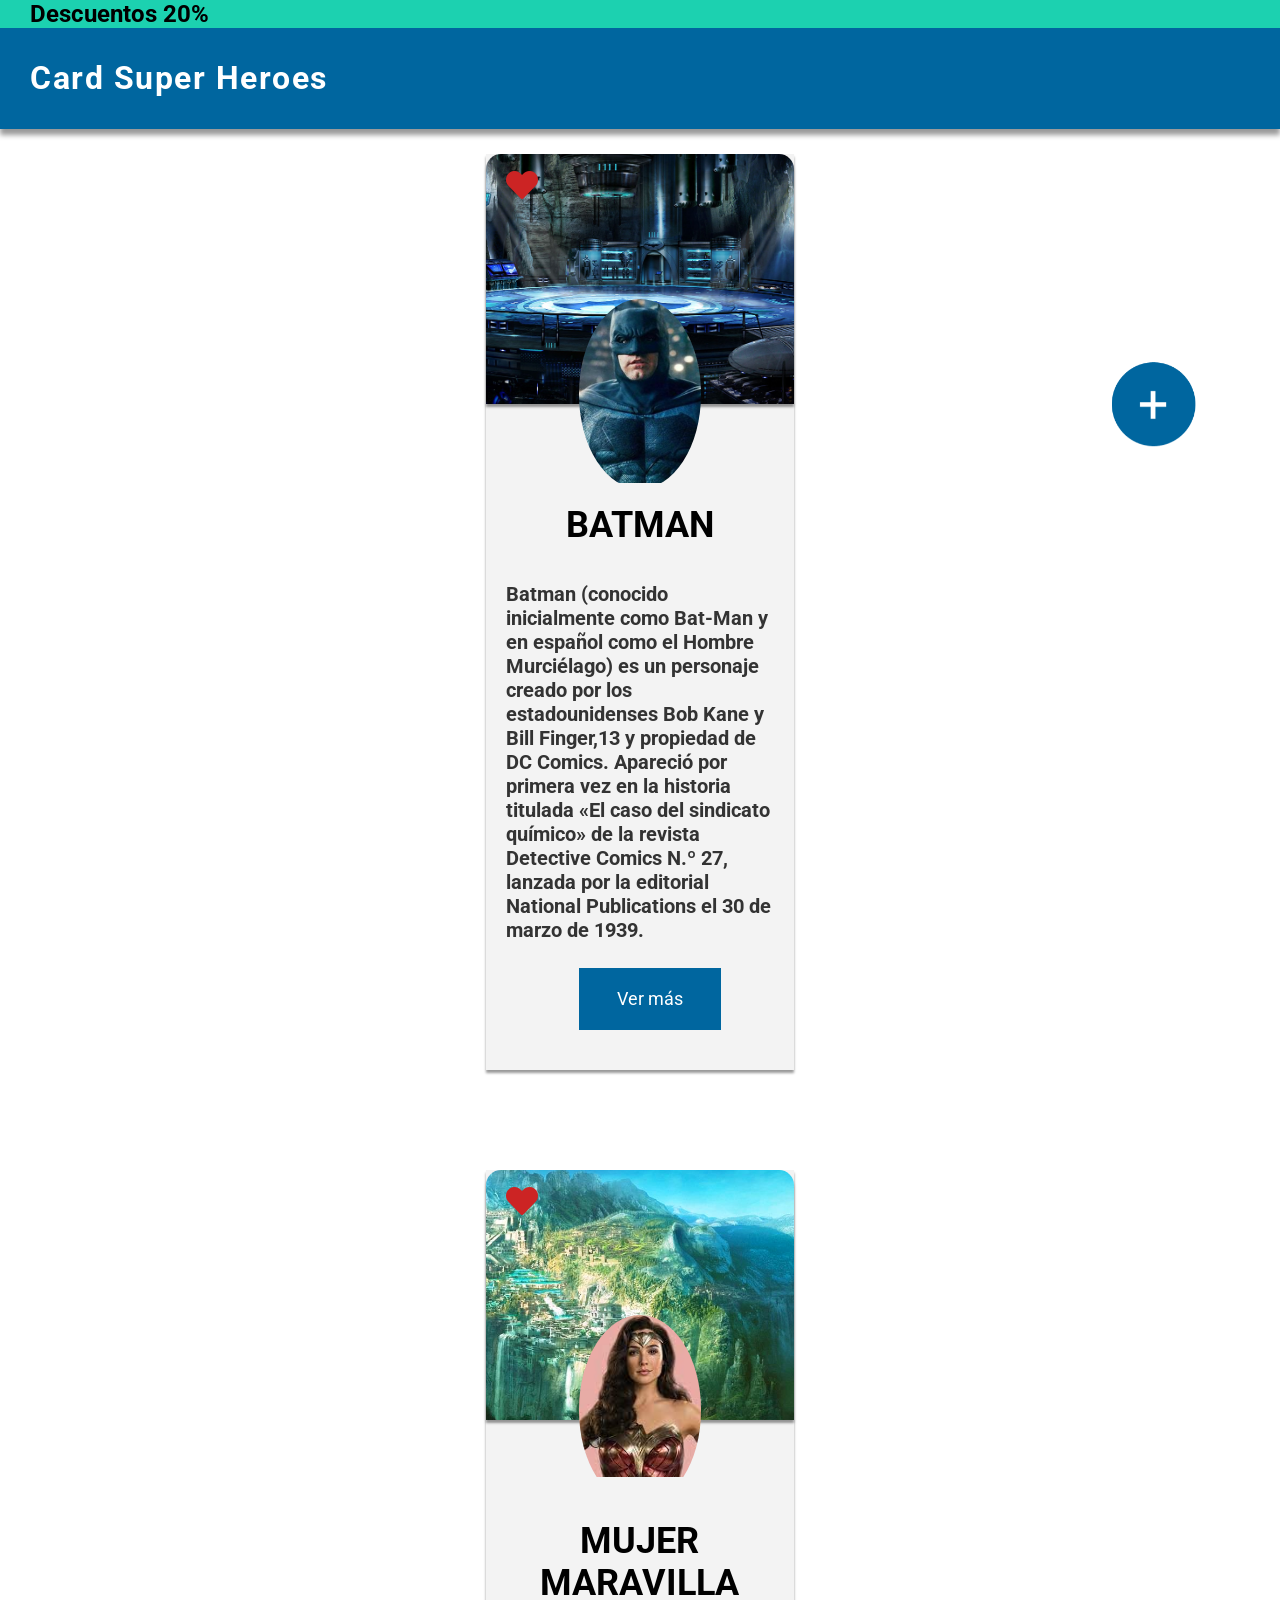
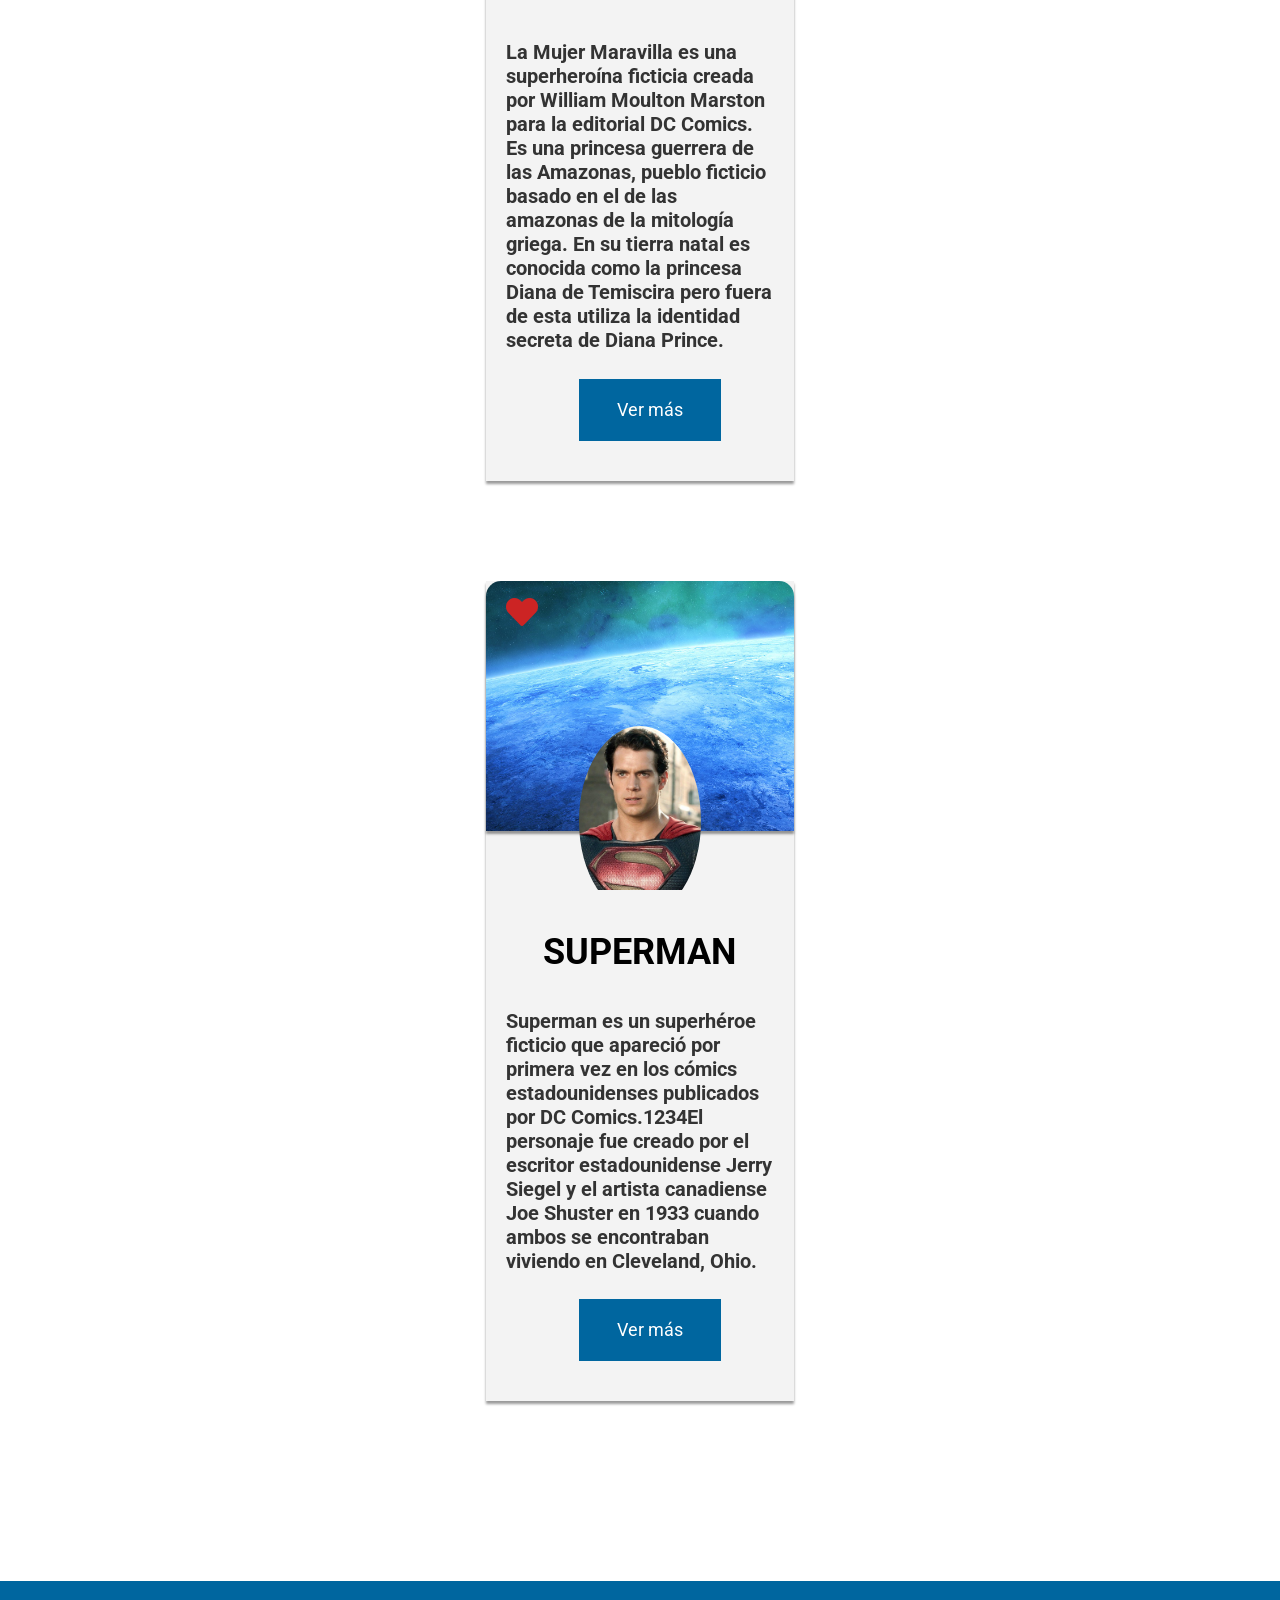
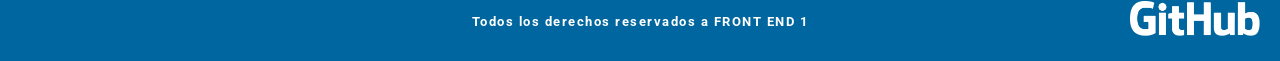
<file: index.html>
<!DOCTYPE html>
<html lang="en">
<head>
    <meta charset="UTF-8">
    <link rel="stylesheet" href="https://use.fontawesome.com/releases/v5.15.3/css/all.css" integrity="sha384-SZXxX4whJ79/gErwcOYf+zWLeJdY/qpuqC4cAa9rOGUstPomtqpuNWT9wdPEn2fk" crossorigin="anonymous">
    <link href = "style.css" rel = "stylesheet">
    <title>SuperHeroes</title>
</head>
<body>
        <div class = "descuento">
            <h2>Descuentos 20%</h2> 
        </div>
        <div class = "titulo">
            <h1>Card Super Heroes</h1> 
        </div>

        <div class = "card">
            <div class = "portada portada-batman"> 
                <i class="fas fa-heart corazon"></i>
            </div>
            <div class = "perfil perfil-batman"></div>
            <h3>BATMAN</h3>
            <h4>Batman (conocido inicialmente como Bat-Man y en español como el Hombre Murciélago) es un personaje creado por los estadounidenses Bob Kane y Bill Finger,13​ y propiedad de DC Comics. Apareció por primera vez en la historia titulada «El caso del sindicato químico» de la revista Detective Comics N.º 27, lanzada por la editorial National Publications el 30 de marzo de 1939.
            </h4>
            <div class=boton> Ver más </div>
        </div>

        <div class = "card margin-card">
            <div class = "portada portada-wonder"> 
                <i class="fas fa-heart corazon"></i>
            </div>
            <div class = "perfil perfil-wonder"></div>
            <h3>MUJER MARAVILLA</h3>
            <h4>La Mujer Maravilla es una superheroína ficticia creada por William Moulton Marston para la editorial DC Comics. Es una princesa guerrera de las Amazonas, pueblo ficticio basado en el de las amazonas de la mitología griega. En su tierra natal es conocida como la princesa Diana de Temiscira pero fuera de esta utiliza la identidad secreta de Diana Prince.
            </h4>
            <div class=boton> Ver más </div>
        </div>

        <div class = "card margin-card">
            <div class = "portada portada-man"> 
                <i class="fas fa-heart corazon"></i>
            </div>
            <div class = "perfil perfil-man"></div>
            <h3>SUPERMAN</h3>
            <h4>Superman es un superhéroe ficticio que apareció por primera vez en los cómics estadounidenses publicados por DC Comics.1​2​3​4​El personaje fue creado por el escritor estadounidense Jerry Siegel y el artista canadiense Joe Shuster en 1933 cuando ambos se encontraban viviendo en Cleveland, Ohio.
            </h4>
            <div class=boton> Ver más </div>
        </div>
        <div class = "footer">
            <h5> Todos los derechos reservados a FRONT END 1</h5>
            <div class="logo-git">
                <img  class = "git" src="img/git.png" alt="git">
            </div> 
        </div>
        <img class="mas" src="img/boton+.PNG" alt="mas">
    </body>
</html>
</file>
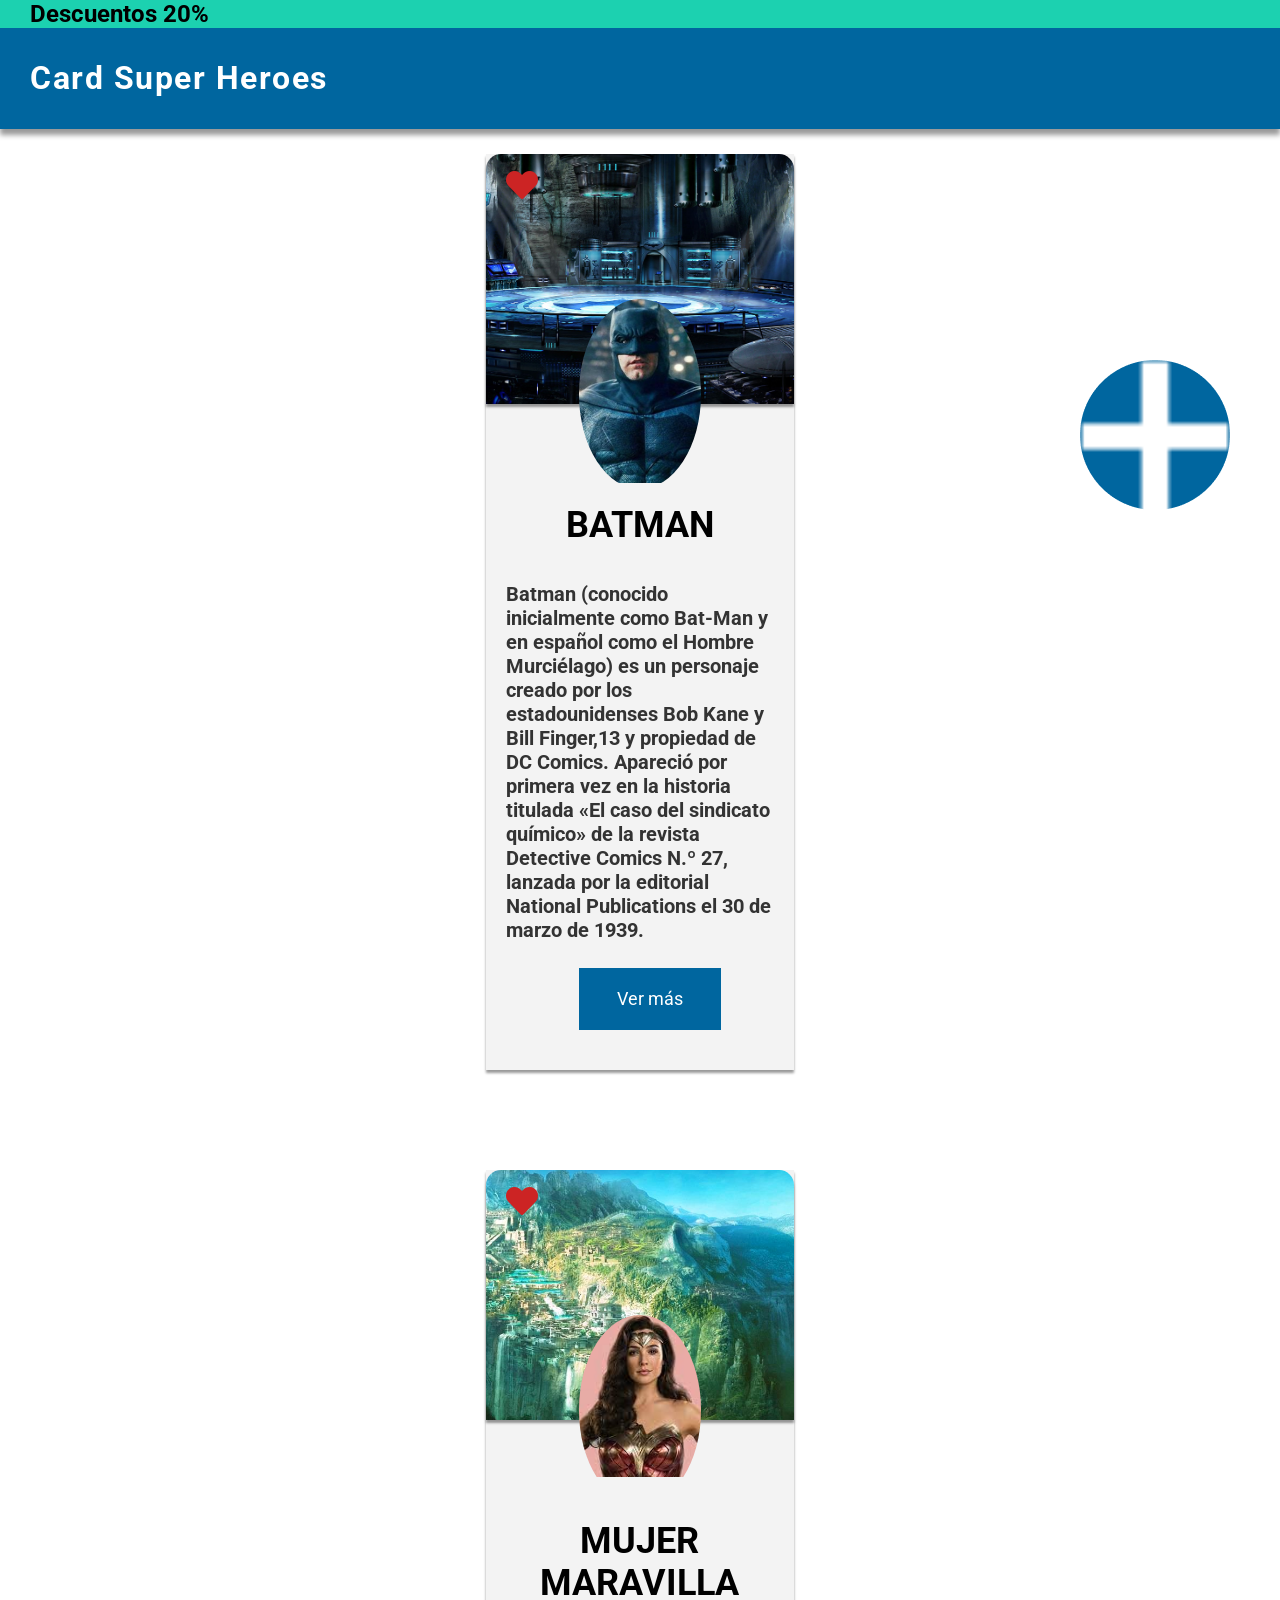
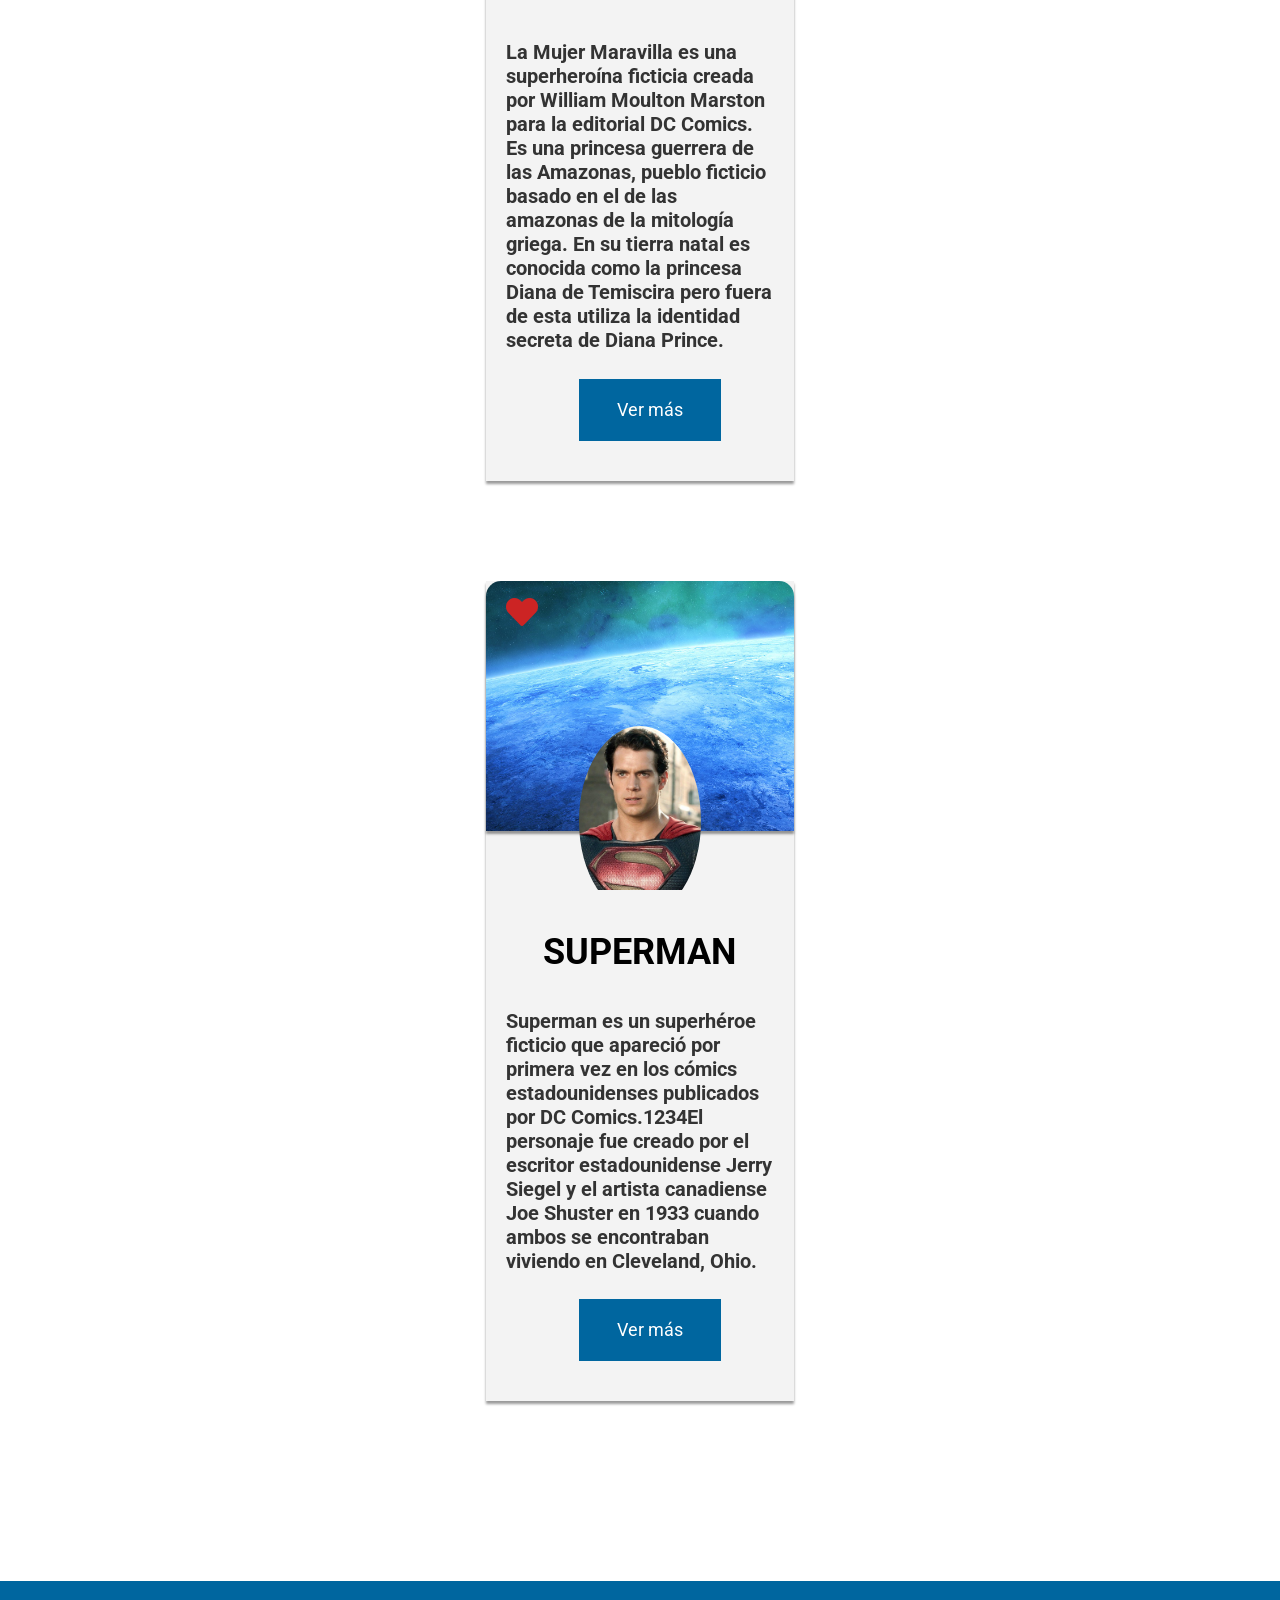
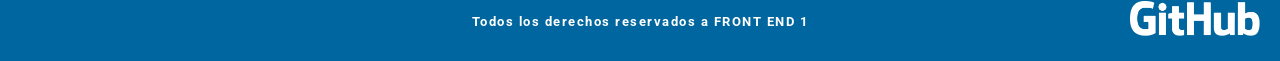
<file: superheroes.html>
<!DOCTYPE html>
<html lang="en">
<head>
    <meta charset="UTF-8">
    <link rel="stylesheet" href="https://use.fontawesome.com/releases/v5.15.3/css/all.css" integrity="sha384-SZXxX4whJ79/gErwcOYf+zWLeJdY/qpuqC4cAa9rOGUstPomtqpuNWT9wdPEn2fk" crossorigin="anonymous">
    <link href = "style.css" rel = "stylesheet">
    <title>SuperHeroes</title>
</head>
<body>
        <div class = "descuento">
            <h2>Descuentos 20%</h2> 
        </div>
        <div class = "titulo">
            <h1>Card Super Heroes</h1> 
        </div>

        <div class = "card">
            <div class = "portada portada-batman"> 
                <i class="fas fa-heart corazon"></i>
            </div>
            <div class = "perfil perfil-batman"></div>
            <h3>BATMAN</h3>
            <h4>Batman (conocido inicialmente como Bat-Man y en español como el Hombre Murciélago) es un personaje creado por los estadounidenses Bob Kane y Bill Finger,13​ y propiedad de DC Comics. Apareció por primera vez en la historia titulada «El caso del sindicato químico» de la revista Detective Comics N.º 27, lanzada por la editorial National Publications el 30 de marzo de 1939.
            </h4>
            <div class=boton> Ver más </div>
        </div>

        <div class = "card margin-card">
            <div class = "portada portada-wonder"> 
                <i class="fas fa-heart corazon"></i>
            </div>
            <div class = "perfil perfil-wonder"></div>
            <h3>MUJER MARAVILLA</h3>
            <h4>La Mujer Maravilla es una superheroína ficticia creada por William Moulton Marston para la editorial DC Comics. Es una princesa guerrera de las Amazonas, pueblo ficticio basado en el de las amazonas de la mitología griega. En su tierra natal es conocida como la princesa Diana de Temiscira pero fuera de esta utiliza la identidad secreta de Diana Prince.
            </h4>
            <div class=boton> Ver más </div>
        </div>

        <div class = "card margin-card">
            <div class = "portada portada-man"> 
                <i class="fas fa-heart corazon"></i>
            </div>
            <div class = "perfil perfil-man"></div>
            <h3>SUPERMAN</h3>
            <h4>Superman es un superhéroe ficticio que apareció por primera vez en los cómics estadounidenses publicados por DC Comics.1​2​3​4​El personaje fue creado por el escritor estadounidense Jerry Siegel y el artista canadiense Joe Shuster en 1933 cuando ambos se encontraban viviendo en Cleveland, Ohio.
            </h4>
            <div class=boton> Ver más </div>
        </div>
        <div class = "footer">
            <h5> Todos los derechos reservados a FRONT END 1</h5>
            <div class="logo-git">
                <img  class = "git" src="img/git.png" alt="git">
            </div> 
        </div>
        <img class="mas" src="img/mas.png" alt="mas">
        <img class="mas signo" src="img/+.png" alt="mas">
    </body>
</html>
</file>
<file: style.css>
@import url('https://fonts.googleapis.com/css2?family=Roboto:wght@300&display=swap');
body{
    margin: 0px !important;
}

h3{
    color: rgba(0, 0, 0, 1);
    font-family: "Roboto";
    margin-top: 15px;
    text-align: center;
    font-size: 36px;
}
h4{
    color: rgba(51, 51, 51, 1);
    font-family: "Roboto";
    margin-top: 15px;
    text-align: left;
    margin-left: 20px;
    margin-right: 20px;
    font-size: 20px;
}

h5{
    letter-spacing: 1.5px;
    text-align: center;
}

 .descuento{
     background-color: rgba(28, 209, 176, 1);
     font-family: "Roboto";
     margin-top: -20px;
     padding-left: 30px;
}
.titulo{
    background-color:rgba(0, 102, 159, 1);
    color: white;
    font-family: "Roboto";
    margin-top: -20px;
    padding: 10px;
    -webkit-box-shadow: 0px 6px 5px 0px rgba(0,0,0,0.4); 
    box-shadow: 0px 6px 5px 0px rgba(0,0,0,0.4);
}

.titulo h1{
    margin-left: 20px;
    letter-spacing: 1.5px;
}

.card{
    width: 24%;
    margin-left: 38%;
    background-color: rgba(243, 243, 243, 1);
    margin-top: 25px;
    padding-bottom: 40px;
    -webkit-box-shadow: 0px 3px 2.5px 0px rgba(0,0,0,0.4); 
    box-shadow: 0px 3px 2.5px 0px rgba(0,0,0,0.4); 
}

.portada{
    width: 100%;
    height: 250px;
    border-radius: 15px 15px 0px 0px;
    background-repeat: no-repeat;
    -webkit-box-shadow: 0px 3px 2.5px 0px rgba(0,0,0,0.4); 
    box-shadow: 0px 3px 2.5px 0px rgba(0,0,0,0.4);
}

.portada-batman{
    background-image: url("img/bg-batman.jpg");
    background-size: 180%;
    background-position-y: 55%;
    background-position-x: 75%;
}

.portada-wonder{
    background-image: url("img/bg-wonderw.jpg");
    background-size: 180%;
    background-position-y: 55%;
    background-position-x: 75%;
}

.portada-man{
    background-image: url("img/bg-superman.jpg");
    background-size: 180%;
    background-position-y: 55%;
    background-position-x: 75%;
}

.corazon{
    color: #CC2424;
    margin-left: 20px;
    font-size: 32px;
    margin-top: 15px;
}

.perfil{
    width: 40%;
    height: 190px;
    border-radius: 50%;
    background-repeat: no-repeat;
}

.perfil-batman{
    background-image: url("img/batman.jpg");
    background-position: 58% top;
    background-size: 300%;
    margin-left: 30%;
    margin-top: -105px;
}

.perfil-wonder{
    background-image: url("img/wonderw.jpg");
    background-position: 50% top;
    background-size: 220%;
    margin-left: 30%;
    margin-top: -105px;
}

.perfil-man{
    background-image: url("img/superman.jpg");
    background-position: 48% top;
    background-size: 200%;
    margin-left: 30%;
    margin-top: -105px;
}
.boton{
    font-family: Roboto;
    font-style: normal;
    font-weight: normal;
    font-size: 18px;
    line-height: 42px;
    text-align: center;
    background-color: rgba(0, 102, 159, 1);
    color: white;
    width: 40%;
    margin-left: 30%;
    padding: 10px;
}

.margin-card{
    margin-top: 100px;  
}

.footer{
    margin-top: 180px; 
    background-color:rgba(0, 102, 159, 1);
    color: white;
    font-family: "Roboto";
    padding: 10px;
}

.logo-git{
    margin-left: 75%;
    width: 25%;
    position: relative;
    bottom: 50px;
}

.git{
    width: 130px;
    right: 10px;
    position: absolute;
}

.mas{
    position: fixed;
    top: 40%;
    width: 150px;
    right: 50px;
}
</file>
